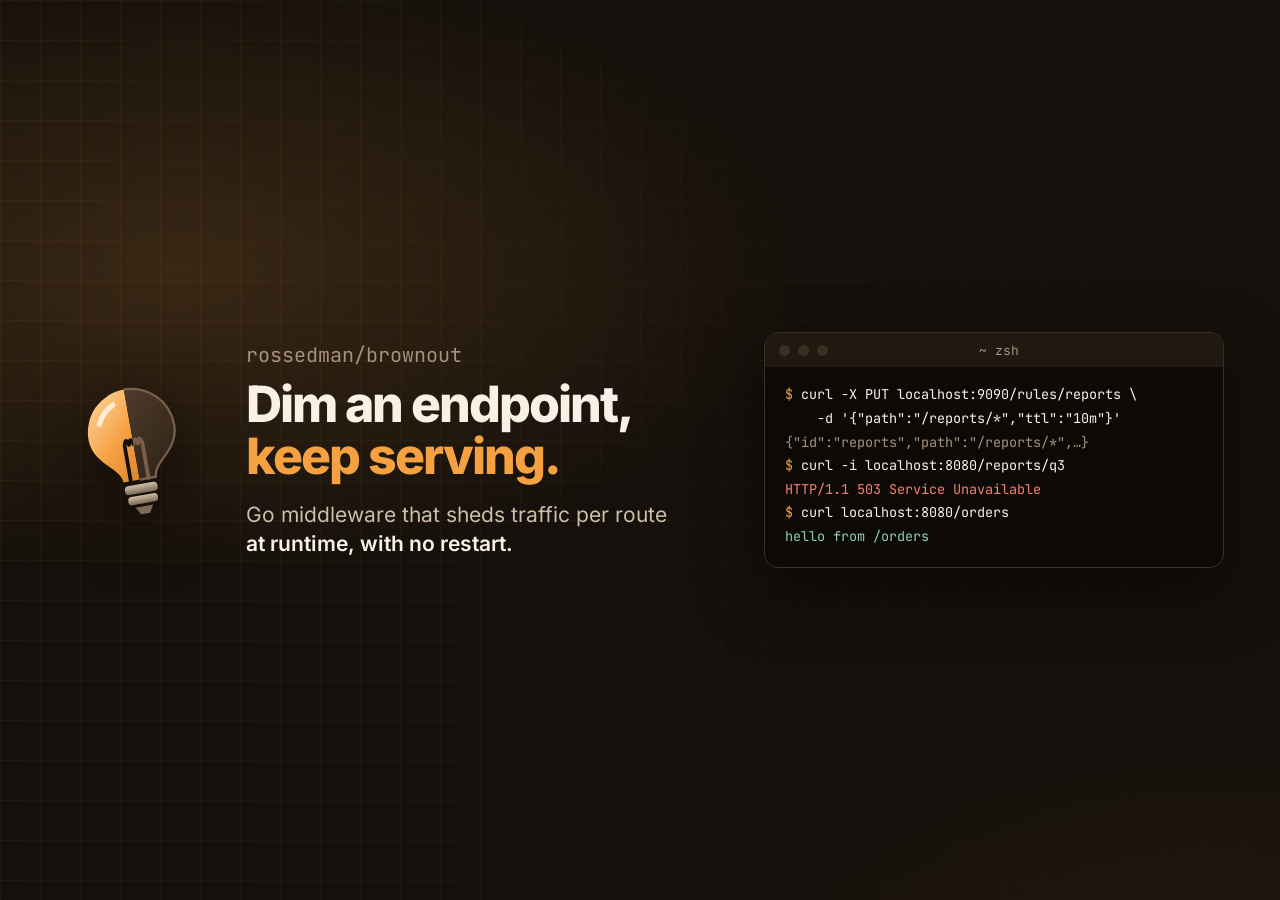
<file: docs/assets/src/banner.html>
<!doctype html>
<html><head><meta charset="utf-8"><link rel="stylesheet" href="brand.css">
<style>
  body {
    background:
      radial-gradient(900px 440px at 14% 30%, rgba(245,161,66,0.16), transparent 70%),
      radial-gradient(700px 420px at 95% 115%, rgba(242,131,111,0.09), transparent 70%),
      var(--ink);
  }
  .grid { mask-image: linear-gradient(90deg, rgba(0,0,0,0.9), rgba(0,0,0,0.15)); }
  .wrap { position: absolute; inset: 0; display: flex; align-items: center; padding: 0 56px 0 60px; gap: 36px; }
  .logo { width: 150px; height: 150px; flex: none; filter: drop-shadow(0 18px 30px rgba(0,0,0,0.5)); }
  .text { flex: 1; min-width: 0; }
  .kicker { font-size: 20px; color: var(--dim); margin-bottom: 10px; }
  h1 { font-size: 50px; font-weight: 800; letter-spacing: -2px; line-height: 1.04; white-space: nowrap; }
  h1 span { color: var(--brand); }
  p { margin-top: 18px; font-size: 21px; line-height: 1.4; color: var(--mist); }
  p b { color: var(--cream); font-weight: 600; }
  .term { width: 460px; flex: none; }
  .term .body { font-size: 13.5px; }
</style></head>
<body>
  <div class="grid"></div>
  <div class="wrap">
    <img class="logo" src="../site/logo.svg" alt="">
    <div class="text">
      <div class="kicker mono">rossedman/brownout</div>
      <h1>Dim an endpoint,<br><span>keep serving.</span></h1>
      <p>Go middleware that sheds traffic per route<br><b>at runtime, with no restart.</b></p>
    </div>
    <div class="term mono">
      <div class="bar"><i></i><i></i><i></i><span>~ zsh</span></div>
      <div class="body"><span class="p">$</span> <span class="c">curl -X PUT localhost:9090/rules/reports \</span>
    <span class="c">-d '{"path":"/reports/*","ttl":"10m"}'</span>
<span class="d">{"id":"reports","path":"/reports/*",…}</span>
<span class="p">$</span> <span class="c">curl -i localhost:8080/reports/q3</span>
<span class="e">HTTP/1.1 503 Service Unavailable</span>
<span class="p">$</span> <span class="c">curl localhost:8080/orders</span>
<span class="ok">hello from /orders</span></div>
    </div>
  </div>
</body></html>
</file>
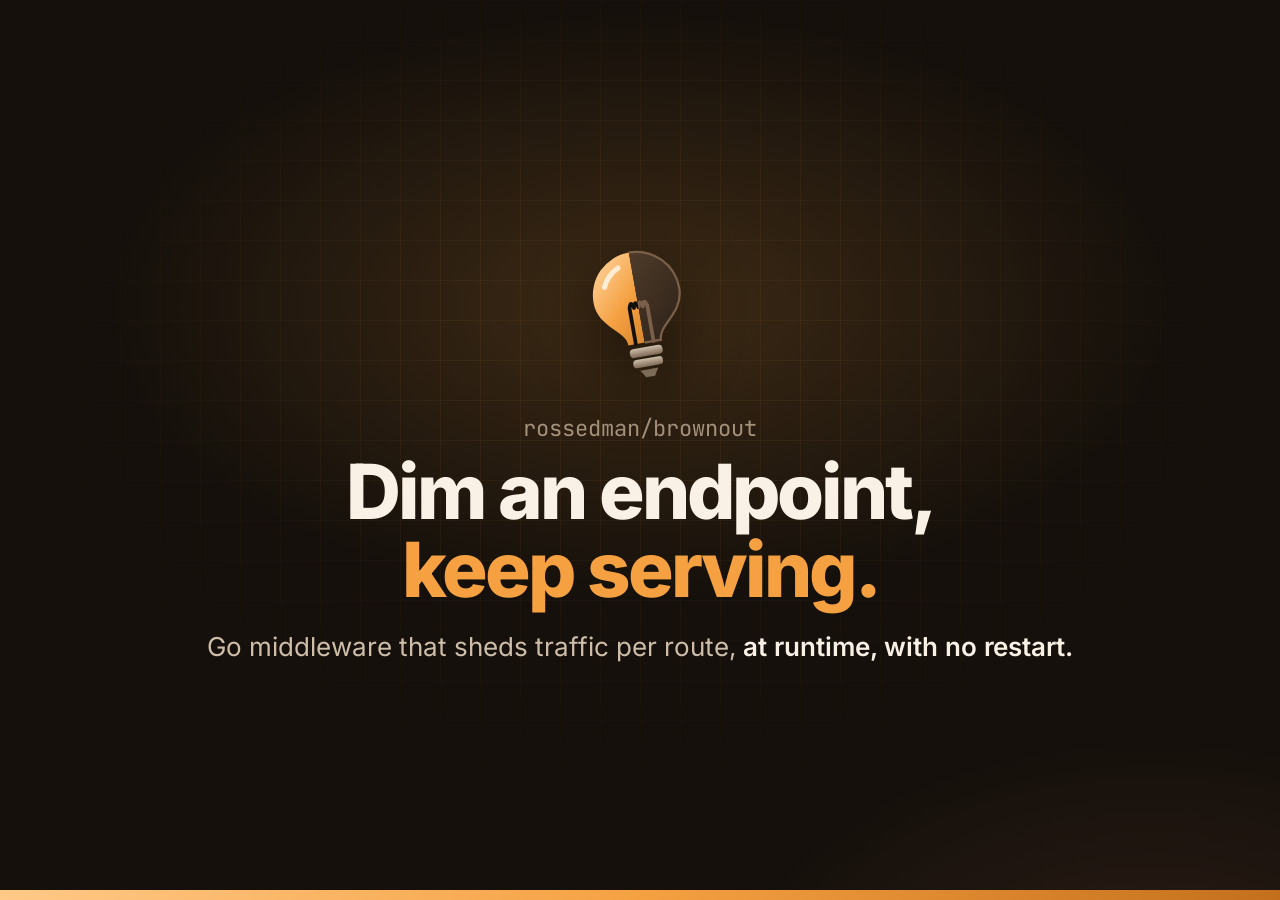
<file: docs/assets/src/social-preview.html>
<!doctype html>
<html><head><meta charset="utf-8"><link rel="stylesheet" href="brand.css">
<style>
  body {
    background:
      radial-gradient(760px 420px at 50% 34%, rgba(245,161,66,0.18), transparent 70%),
      radial-gradient(600px 360px at 90% 110%, rgba(242,131,111,0.10), transparent 70%),
      var(--ink);
  }
  .grid { mask-image: radial-gradient(ellipse 70% 70% at 50% 40%, #000 20%, transparent 75%); }
  .wrap { position: absolute; inset: 0; display: flex; flex-direction: column; align-items: center; justify-content: center; text-align: center; padding: 64px; }
  .logo { width: 150px; height: 150px; filter: drop-shadow(0 18px 30px rgba(0,0,0,0.5)); }
  .kicker { margin-top: 26px; font-size: 22px; color: var(--dim); }
  h1 { margin-top: 10px; font-size: 76px; font-weight: 800; letter-spacing: -3px; line-height: 1.02; }
  h1 span { color: var(--brand); }
  p { margin-top: 22px; font-size: 26px; color: var(--mist); }
  p b { color: var(--cream); font-weight: 600; }
  .bar { position: absolute; left: 0; right: 0; bottom: 0; height: 10px; background: linear-gradient(90deg, var(--brand-2), var(--brand), var(--brand-3)); }
</style></head>
<body>
  <div class="grid"></div>
  <div class="wrap">
    <img class="logo" src="../site/logo.svg" alt="">
    <div class="kicker mono">rossedman/brownout</div>
    <h1>Dim an endpoint,<br><span>keep serving.</span></h1>
    <p>Go middleware that sheds traffic per route, <b>at runtime, with no restart.</b></p>
  </div>
  <div class="bar"></div>
</body></html>
</file>
<file: docs/assets/src/brand.css>
/* Shared look for the README banner and social card. Rendered to PNG by
   ../render.sh. Fonts are vendored in fonts/ (SIL OFL) so renders are
   reproducible offline. Colors match the site (../site/landing.css). */
@font-face { font-family: Inter; src: url(fonts/Inter-Variable.woff2) format("woff2"); font-weight: 100 900; }
@font-face { font-family: "JetBrains Mono"; src: url(fonts/JetBrainsMono-Variable.woff2) format("woff2"); font-weight: 100 800; }

:root {
  --ink: #15100b;
  --ink-2: #211911;
  --ink-3: #3c2e21;
  --ink-4: #0d0906;
  --brand: #f5a142;
  --brand-2: #ffc987;
  --brand-3: #c46f1c;
  --ok: #8fd1a8;
  --warn: #ecd06f;
  --info: #8fb8f0;
  --bad: #f2836f;
  --cream: #f9f1e6;
  --mist: #cdbda9;
  --dim: #a5927d;
}
* { box-sizing: border-box; margin: 0; padding: 0; }
html, body { width: 100%; height: 100%; }
body {
  font-family: Inter, sans-serif;
  color: var(--cream);
  background: var(--ink);
  -webkit-font-smoothing: antialiased;
  overflow: hidden;
  position: relative;
}
.mono { font-family: "JetBrains Mono", monospace; font-variant-ligatures: none; }

/* Faint grid, used behind heroes. */
.grid {
  position: absolute; inset: 0;
  background-image:
    linear-gradient(rgba(245, 161, 66, 0.06) 1px, transparent 1px),
    linear-gradient(90deg, rgba(245, 161, 66, 0.06) 1px, transparent 1px);
  background-size: 40px 40px;
}

/* Terminal window. */
.term { border-radius: 14px; background: var(--ink-4); border: 1px solid var(--ink-3); box-shadow: 0 24px 60px rgba(0,0,0,0.5); overflow: hidden; }
.term .bar { height: 34px; display: flex; align-items: center; gap: 8px; padding: 0 14px; background: var(--ink-2); }
.term .bar i { width: 11px; height: 11px; border-radius: 50%; background: var(--ink-3); display: block; }
.term .bar span { margin-left: auto; margin-right: auto; padding-right: 48px; font-size: 13px; color: var(--dim); }
.term .body { padding: 16px 20px 18px; line-height: 1.75; color: var(--mist); white-space: pre; }
.p { color: var(--brand); }
.c { color: var(--cream); }
.ok { color: var(--ok); }
.d { color: var(--dim); }
.w { color: var(--warn); }
.e { color: var(--bad); }
</file>
